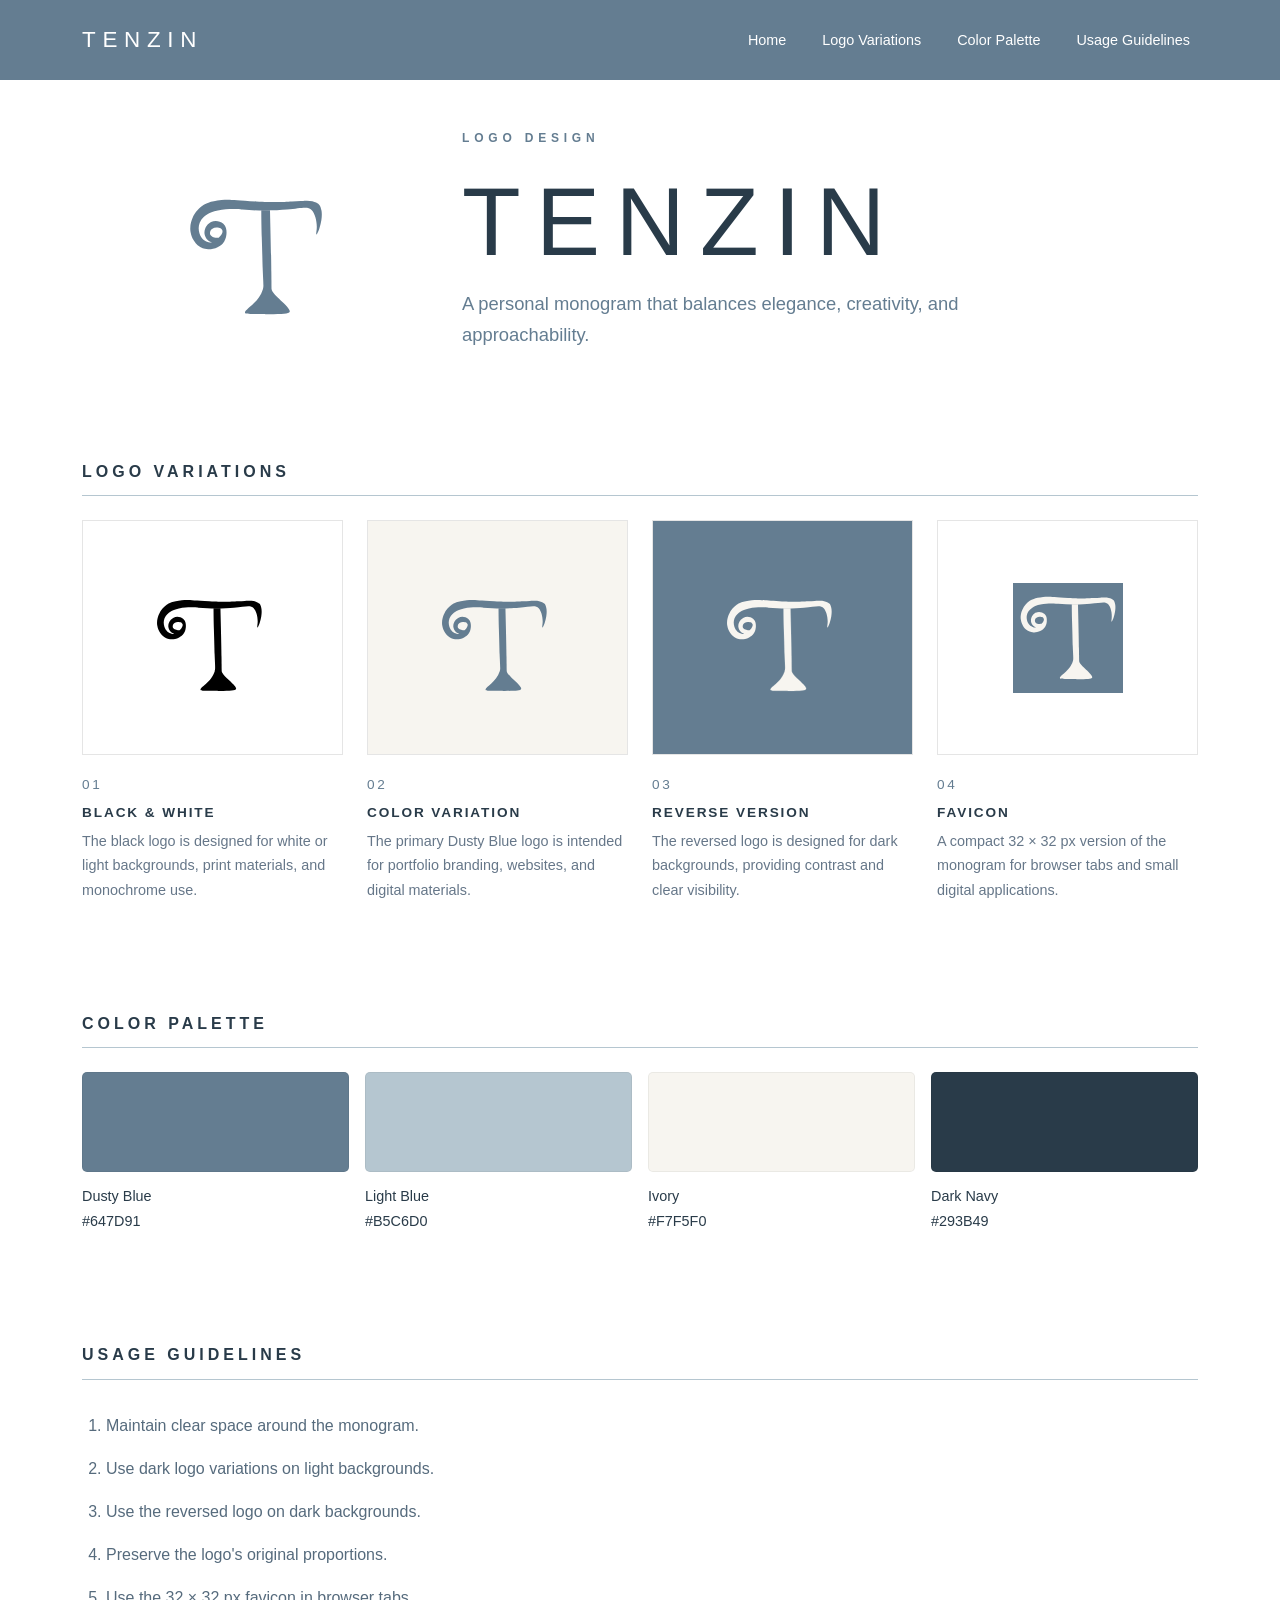
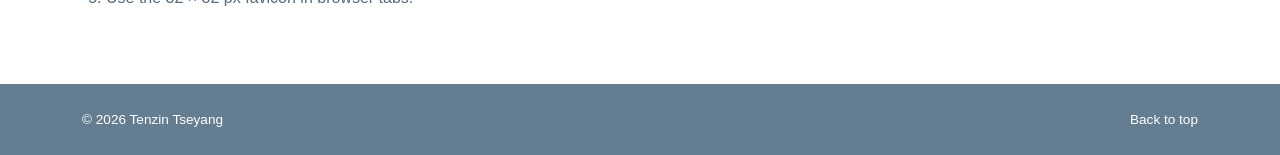
<file: index.html>
<!doctype html>
<html lang="en">
<head>
  <meta charset="utf-8">
  <meta name="viewport" content="width=device-width, initial-scale=1">

  <title>TENZIN | Logo Design</title>

  <!-- Bootstrap -->
  <link href="https://cdn.jsdelivr.net/npm/bootstrap@5.3.8/dist/css/bootstrap.min.css" rel="stylesheet">

  <!-- Favicon -->
  <link rel="icon" type="image/svg+xml" href="images/TENZIN_Favicon_32px.svg">

  <!-- Custom CSS -->
  <link rel="stylesheet" href="css/logo.css">
</head>

<body>

  <!-- Navigation -->
  <nav class="navbar navbar-expand-lg sticky-top">
    <div class="container">
      <a class="navbar-brand" href="#home">TENZIN</a>

      <button class="navbar-toggler" type="button"
        data-bs-toggle="collapse"
        data-bs-target="#navbarNav"
        aria-controls="navbarNav"
        aria-expanded="false"
        aria-label="Toggle navigation">
        <span class="navbar-toggler-icon"></span>
      </button>

      <div class="collapse navbar-collapse" id="navbarNav">
        <ul class="navbar-nav ms-auto">
          <li class="nav-item">
            <a class="nav-link" href="#home">Home</a>
          </li>
          <li class="nav-item">
            <a class="nav-link" href="#variations">Logo Variations</a>
          </li>
          <li class="nav-item">
            <a class="nav-link" href="#colors">Color Palette</a>
          </li>
          <li class="nav-item">
            <a class="nav-link" href="#guidelines">Usage Guidelines</a>
          </li>
        </ul>
      </div>
    </div>
  </nav>

  <main>

    <!-- Introduction -->
    <header class="container py-5" id="home">
      <div class="row align-items-center g-4">
        <div class="col-md-4 text-center">
          <img src="images/TENZIN_Logo_DustyBlue.svg"
              alt="TENZIN decorative T monogram"
              class="hero-logo">
        </div>
        <div class="col-md-8">
          <p class="eyebrow">LOGO DESIGN</p>
          <h1>TENZIN</h1>
          <p class="lead">
            A personal monogram that balances elegance,
            creativity, and approachability.
          </p>
        </div>
      </div>
    </header>

    <!-- Logo Variations -->
    <section class="container py-5" id="variations">
      <h2 class="section-title mb-4">Logo Variations</h2>

      <div class="row g-4">

        <!-- Black -->
        <div class="col-md-6 col-lg-3">
          <div class="logo-preview light-preview">
            <img src="images/TENZIN_Logo_Black.svg"
                alt="Black T monogram on white">
          </div>
          <p class="variation-number">01</p>
          <h3>Black &amp; White</h3>
          <p>
            The black logo is designed for white or light
            backgrounds, print materials, and monochrome use.
          </p>
        </div>

        <!-- Color -->
        <div class="col-md-6 col-lg-3">
          <div class="logo-preview ivory-preview">
            <img src="images/TENZIN_Logo_DustyBlue.svg"
                alt="Dusty blue T monogram">
          </div>
          <p class="variation-number">02</p>
          <h3>Color Variation</h3>
          <p>
            The primary Dusty Blue logo is intended for
            portfolio branding, websites, and digital materials.
          </p>
        </div>

        <!-- Reverse -->
        <div class="col-md-6 col-lg-3">
          <div class="logo-preview blue-preview">
            <img src="images/TENZIN_Logo_Reversed.svg"
                alt="Reversed T monogram in ivory">
          </div>
          <p class="variation-number">03</p>
          <h3>Reverse Version</h3>
          <p>
            The reversed logo is designed for dark backgrounds,
            providing contrast and clear visibility.
          </p>
        </div>

        <!-- Favicon -->
        <div class="col-md-6 col-lg-3">
          <div class="logo-preview light-preview">
            <img src="images/TENZIN_Favicon_32px.svg"
                alt="TENZIN favicon"
                class="favicon-preview">
          </div>
          <p class="variation-number">04</p>
          <h3>Favicon</h3>
          <p>
            A compact 32 × 32 px version of the monogram
            for browser tabs and small digital applications.
          </p>
        </div>

      </div>
    </section>

    <!-- Color Palette -->
    <section class="container py-5" id="colors">
      <h2 class="section-title mb-4">Color Palette</h2>

      <div class="row g-3">
        <div class="col-6 col-md-3">
          <div class="color-swatch dusty-blue"></div>
          <p>Dusty Blue<br>#647D91</p>
        </div>
        <div class="col-6 col-md-3">
          <div class="color-swatch light-blue"></div>
          <p>Light Blue<br>#B5C6D0</p>
        </div>
        <div class="col-6 col-md-3">
          <div class="color-swatch ivory"></div>
          <p>Ivory<br>#F7F5F0</p>
        </div>
        <div class="col-6 col-md-3">
          <div class="color-swatch dark-navy"></div>
          <p>Dark Navy<br>#293B49</p>
        </div>
      </div>
    </section>

    <!-- Guidelines -->
    <section class="container py-5" id="guidelines">
      <h2 class="section-title mb-4">Usage Guidelines</h2>

      <ol>
        <li>Maintain clear space around the monogram.</li>
        <li>Use dark logo variations on light backgrounds.</li>
        <li>Use the reversed logo on dark backgrounds.</li>
        <li>Preserve the logo's original proportions.</li>
        <li>Use the 32 × 32 px favicon in browser tabs.</li>
      </ol>
    </section>

  </main>

  <footer class="py-4">
    <div class="container d-flex justify-content-between flex-wrap gap-2">
      <p class="mb-0">&copy; 2026 Tenzin Tseyang</p>
      <a href="#home">Back to top</a>
    </div>
  </footer>

  <script src="https://cdn.jsdelivr.net/npm/bootstrap@5.3.8/dist/js/bootstrap.bundle.min.js"></script>
</body>
</html>
</file>
<file: css/logo.css>
/* TENZIN Logo Presentation */

:root {
    --dusty-blue: #647D91;
    --light-blue: #B5C6D0;
    --ivory: #F7F5F0;
    --dark-navy: #293B49;
}

html {
    scroll-behavior: smooth;
    scroll-padding-top: 85px;
}

body {
    background-color: #ffffff;
    color: var(--dark-navy);
    font-family: "Helvetica Neue", Arial, sans-serif;
    line-height: 1.7;
}

/* Navigation */

.navbar {
    background-color: var(--dusty-blue);
    padding: 16px 0;
}

.navbar-brand {
    color: white;
    font-size: 1.4rem;
    font-weight: 500;
    letter-spacing: 0.3em;
}

.navbar-brand:hover,
.navbar-brand:focus {
    color: var(--ivory);
}

.navbar .nav-link {
    color: white;
    font-size: 0.9rem;
    margin-left: 20px;
}

.navbar .nav-link:hover,
.navbar .nav-link:focus {
    color: var(--ivory);
    text-decoration: underline;
    text-underline-offset: 6px;
}

.navbar-toggler {
    border-color: rgba(255, 255, 255, 0.6);
}

.navbar-toggler-icon {
    filter: brightness(0) invert(1);
}

/* Hero */

header {
    padding-top: 80px !important;
    padding-bottom: 80px !important;
}

.hero-logo {
    display: block;
    max-width: 220px;
    max-height: 240px;
    width: 100%;
    height: auto;
    margin: 0 auto;
}

.eyebrow {
    font-size: 0.75rem;
    letter-spacing: 0.4em;
    color: var(--dusty-blue);
    font-weight: 600;
}

h1 {
    font-size: clamp(3rem, 8vw, 6rem);
    font-weight: 300;
    letter-spacing: 0.16em;
    line-height: 1.2;
}

.lead {
    color: var(--dusty-blue);
    max-width: 620px;
    font-size: 1.15rem;
}

/* Section headings */

.section-title {
    font-size: 1rem;
    font-weight: 600;
    letter-spacing: 0.25em;
    text-transform: uppercase;
    padding-bottom: 14px;
    border-bottom: 1px solid var(--light-blue);
}

/* Logo previews */

.logo-preview {
    height: 235px;
    display: flex;
    align-items: center;
    justify-content: center;
    padding: 25px;
    border: 1px solid #e5e5e5;
}

.logo-preview img {
    display: block;
    max-width: 100%;
    max-height: 175px;
    width: auto;
    height: auto;
    object-fit: contain;
}

.light-preview {
    background-color: #ffffff;
}

.ivory-preview {
    background-color: var(--ivory);
}

.blue-preview {
    background-color: var(--dusty-blue);
}

.favicon-preview {
        width: 110px !important;
        height: 110px !important;
        max-height: none !important;
        image-rendering: auto;
}

.variation-number {
    margin-top: 18px;
    margin-bottom: 8px;
    color: var(--dusty-blue);
    letter-spacing: 0.2em;
    font-size: 0.85rem;
}

#variations h3 {
    font-size: 0.85rem;
    text-transform: uppercase;
    letter-spacing: 0.14em;
    font-weight: 600;
}

#variations p:not(.variation-number) {
    color: #667789;
    font-size: 0.9rem;
}

/* Color palette */

.color-swatch {
    height: 100px;
    border-radius: 5px;
    border: 1px solid rgba(0, 0, 0, 0.05);
    margin-bottom: 12px;
}

.dusty-blue {
    background-color: var(--dusty-blue);
}

.light-blue {
    background-color: var(--light-blue);
}

.ivory {
    background-color: var(--ivory);
}

.dark-navy {
    background-color: var(--dark-navy);
}

#colors p {
    font-size: 0.9rem;
}

/* Usage guidelines */

#guidelines ol {
    padding-left: 24px;
    color: #566b7d;
}

#guidelines li {
    padding: 8px 0;
}

/* Footer */

footer {
    background-color: var(--dusty-blue);
    color: white;
    font-size: 0.85rem;
}

footer a {
    color: white;
    text-decoration: none;
}

footer a:hover {
    color: var(--ivory);
    text-decoration: underline;
}

/* Mobile */

@media (max-width: 767px) {
    header {
    padding-top: 45px !important;
    padding-bottom: 45px !important;
}

h1 {
    letter-spacing: 0.1em;
}

.navbar .nav-link {
    margin-left: 0;
}

.logo-preview {
    height: 220px;
}
}
</file>
